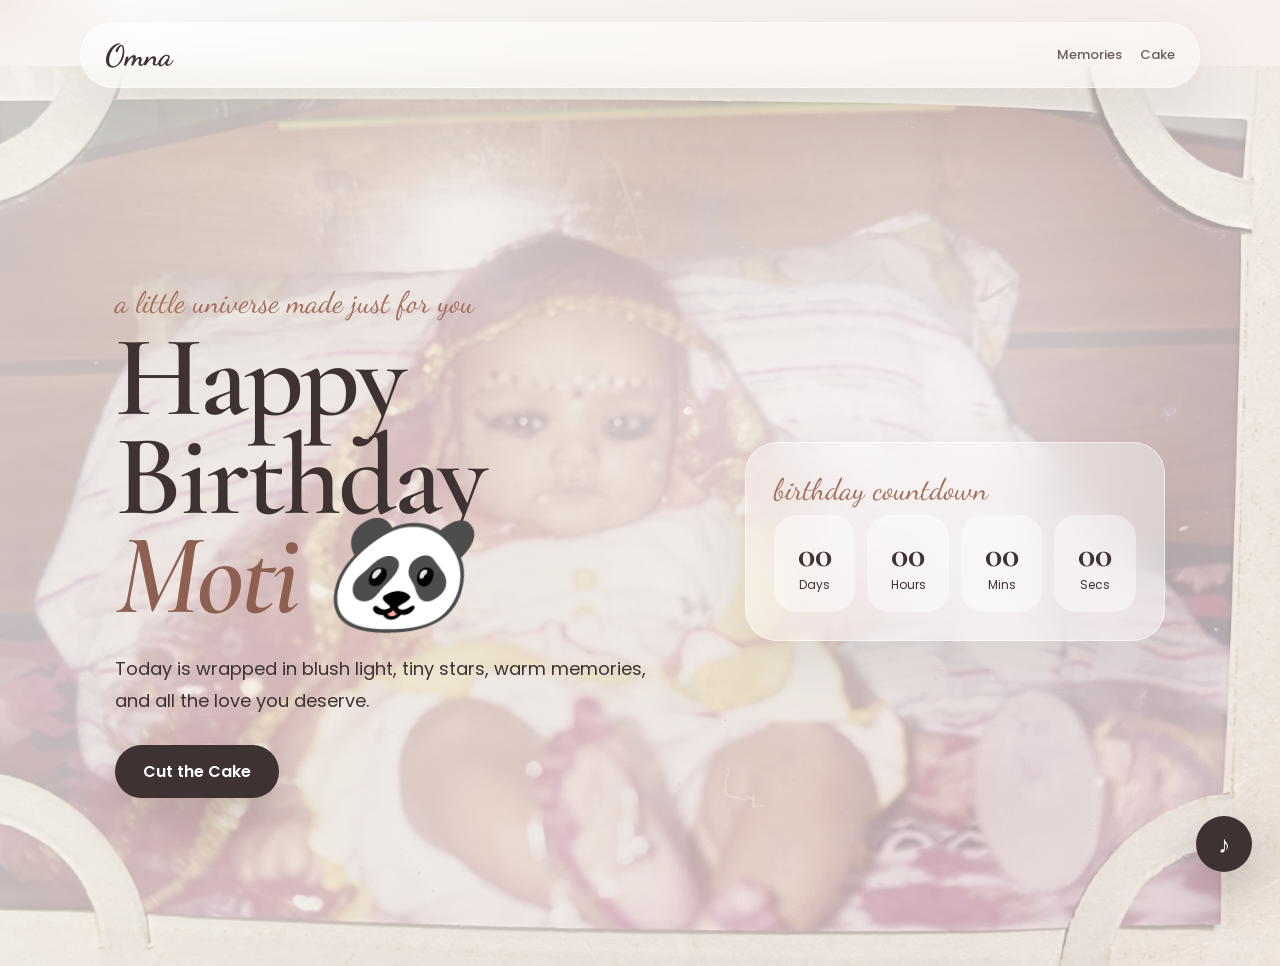
<file: index.html>
<!DOCTYPE html>
<html lang="en">
<head>
  <meta charset="UTF-8" />
  <meta name="viewport" content="width=device-width, initial-scale=1.0" />
  <title>Happy Birthday Omna</title>
  <link rel="preconnect" href="https://fonts.googleapis.com" />
  <link rel="preconnect" href="https://fonts.gstatic.com" crossorigin />
  <link href="https://fonts.googleapis.com/css2?family=Cormorant+Garamond:wght@400;500;600;700&family=Dancing+Script:wght@500;600;700&family=Poppins:wght@300;400;500;600;700&display=swap" rel="stylesheet" />
  <link rel="stylesheet" href="style.css" />
</head>
<body style="--hero-image: url('assets/Profile.jpg');">
  <div class="cursor-glow"></div>
  <div class="floating-bg"></div>

  <nav class="navbar glass">
    <a href="index.html" class="logo">Omna</a>
    <div class="nav-links">
      <a href="memories.html">Memories</a>
      <a href="cake.html">Cake</a>
    </div>
  </nav>

  <button class="music-btn" id="musicBtn">♪</button>
  <audio id="bgMusic" src="assets/background-music.mp3" loop preload="auto"></audio>

  <main class="hero page-section">
    <div class="hero-overlay"></div>
    <section class="hero-content reveal">
      <p class="script-text">a little universe made just for you</p>
      <h1>Happy Birthday<br><span>Moti 🐼</span></h1>
      <p class="hero-desc">Today is wrapped in blush light, tiny stars, warm memories, and all the love you deserve.</p>
      <div class="hero-actions">
        <a class="btn primary" href="cake.html">Cut the Cake</a>
      </div>
    </section>

    <aside class="countdown-card glass reveal delay-1">
      <p class="script-text">birthday countdown</p>
      <div class="countdown" id="countdown">
        <div><strong id="days">00</strong><span>Days</span></div>
        <div><strong id="hours">00</strong><span>Hours</span></div>
        <div><strong id="mins">00</strong><span>Mins</span></div>
        <div><strong id="secs">00</strong><span>Secs</span></div>
      </div>
    </aside>
  </main>

  <script src="script.js"></script>
</body>
</html>
</file>
<file: style.css>
:root {
  --warm-white: #f9f5f0;
  --blush: #f8edeb;
  --rose: #e8cfc1;
  --champagne: #d8b4a0;
  --cocoa: #3e3232;
  --serif: "Cormorant Garamond", serif;
  --script: "Dancing Script", cursive;
  --body: "Poppins", sans-serif;
}

* {
  box-sizing: border-box;
  margin: 0;
  padding: 0;
}

html {
  scroll-behavior: smooth;
}

body {
  min-height: 100vh;
  overflow-x: hidden;
  color: var(--cocoa);
  font-family: var(--body);
  background: radial-gradient(circle at top left, #fff 0%, var(--warm-white) 35%, var(--blush) 100%);
}

a {
  color: inherit;
  text-decoration: none;
}

button {
  font: inherit;
}

.glass {
  background: rgba(255, 255, 255, 0.35);
  border: 1px solid rgba(255, 255, 255, 0.55);
  backdrop-filter: blur(22px);
  box-shadow: 0 24px 70px rgba(62, 50, 50, 0.12);
}

.navbar {
  position: fixed;
  top: 22px;
  left: 50%;
  z-index: 50;
  width: min(1120px, 92%);
  display: flex;
  align-items: center;
  justify-content: space-between;
  padding: 14px 24px;
  border-radius: 999px;
  transform: translateX(-50%);
}

.logo {
  font-family: var(--script);
  font-size: 30px;
  font-weight: 700;
}

.nav-links {
  display: flex;
  gap: 18px;
  font-size: 13px;
  font-weight: 500;
}

.nav-links a {
  opacity: 0.78;
  transition: 0.3s;
}

.nav-links a:hover {
  color: #9f6a59;
  opacity: 1;
}

.cursor-glow {
  position: fixed;
  z-index: 0;
  width: 280px;
  height: 280px;
  border-radius: 50%;
  pointer-events: none;
  background: radial-gradient(circle, rgba(216, 180, 160, 0.28), transparent 65%);
  transform: translate(-50%, -50%);
}

.floating-bg::before,
.floating-bg::after {
  content: "✦ ♥ ✧";
  position: fixed;
  z-index: 0;
  color: rgba(216, 180, 160, 0.35);
  font-size: 34px;
  animation: float 8s infinite ease-in-out;
}

.floating-bg::before {
  top: 18%;
  left: 7%;
}

.floating-bg::after {
  right: 8%;
  bottom: 18%;
  animation-delay: 2s;
}

.hero,
.page-section {
  min-height: 100vh;
}

.hero {
  position: relative;
  display: grid;
  grid-template-columns: 1.2fr 0.8fr;
  align-items: center;
  padding: 120px 9% 70px;
  background: linear-gradient(120deg, rgba(249, 245, 240, 0.78), rgba(248, 237, 235, 0.65)), var(--hero-image) center/cover;
}

.hero-overlay {
  position: absolute;
  inset: 0;
  background: radial-gradient(circle at 70% 40%, rgba(255, 255, 255, 0.55), transparent 35%);
}

.hero-content,
.countdown-card {
  position: relative;
  z-index: 2;
}

.script-text {
  margin-bottom: 8px;
  color: #a36f5c;
  font-family: var(--script);
  font-size: 30px;
}

.hero h1,
.sub-hero h1,
.final-page h1,
.cake-page h1 {
  font-family: var(--serif);
  font-size: clamp(62px, 9vw, 128px);
  font-weight: 600;
  line-height: 0.86;
  letter-spacing: -3px;
}

.hero h1 span {
  color: #8f5f51;
  font-style: italic;
}

.hero-desc {
  max-width: 560px;
  margin: 28px 0;
  font-size: 18px;
  line-height: 1.8;
}

.btn {
  display: inline-flex;
  align-items: center;
  justify-content: center;
  margin-right: 12px;
  padding: 14px 28px;
  border-radius: 999px;
  font-weight: 600;
  transition: 0.3s;
}

.primary {
  color: #fff;
  background: var(--cocoa);
  box-shadow: 0 20px 50px rgba(62, 50, 50, 0.22);
}

.ghost {
  background: rgba(255, 255, 255, 0.42);
  border: 1px solid rgba(62, 50, 50, 0.1);
}

.btn:hover,
.cut-cake-btn:hover {
  transform: translateY(-4px);
}

.countdown-card {
  max-width: 420px;
  padding: 28px;
  border-radius: 32px;
}

.countdown {
  display: grid;
  grid-template-columns: repeat(4, 1fr);
  gap: 12px;
}

.countdown div {
  padding: 18px 10px;
  text-align: center;
  background: rgba(255, 255, 255, 0.42);
  border-radius: 22px;
}

.countdown strong {
  font-family: var(--serif);
  font-size: 36px;
}

.countdown span {
  display: block;
  font-size: 12px;
}

.music-btn {
  position: fixed;
  right: 28px;
  bottom: 28px;
  z-index: 60;
  width: 56px;
  height: 56px;
  color: #fff;
  font-size: 24px;
  background: var(--cocoa);
  border: 0;
  border-radius: 50%;
  box-shadow: 0 18px 42px rgba(62, 50, 50, 0.25);
  cursor: pointer;
}

.sub-hero {
  padding: 150px 8% 55px;
  text-align: center;
}

.sub-hero p {
  max-width: 680px;
  margin: 10px auto 24px;
}

.masonry {
  columns: 3 260px;
  column-gap: 24px;
  padding: 30px 8%;
}

.polaroid {
  break-inside: avoid;
  margin-bottom: 24px;
  padding: 14px 14px 22px;
  background: #fff;
  border-radius: 24px;
  box-shadow: 0 20px 55px rgba(62, 50, 50, 0.14);
  transform: rotate(-1deg);
  transition: 0.35s;
}

.polaroid:nth-child(even) {
  transform: rotate(1.5deg);
}

.polaroid:hover {
  transform: translateY(-8px) rotate(0);
}

.photo {
  border-radius: 18px;
  overflow: hidden;
  background: linear-gradient(135deg, var(--rose), var(--champagne));
}
.photo img,
.photo video {
  display: block;
  width: 100%;
  height: auto;
  border-radius: 18px;
}

.polaroid p {
  margin-top: 12px;
  font-family: var(--script);
  font-size: 25px;
}

.reason-grid {
  display: grid;
  grid-template-columns: repeat(auto-fit, minmax(210px, 1fr));
  gap: 20px;
  padding: 20px 8% 90px;
}

.reason-card {
  height: 190px;
  perspective: 900px;
  cursor: pointer;
}

.reason-inner {
  position: relative;
  width: 100%;
  height: 100%;
  transition: 0.7s;
  transform-style: preserve-3d;
}

.reason-card:hover .reason-inner,
.reason-card:focus-within .reason-inner {
  transform: rotateY(180deg);
}

.reason-front,
.reason-back {
  position: absolute;
  inset: 0;
  display: grid;
  place-items: center;
  padding: 24px;
  text-align: center;
  border-radius: 28px;
  backface-visibility: hidden;
  box-shadow: 0 18px 45px rgba(62, 50, 50, 0.11);
}

.reason-front {
  background: rgba(255, 255, 255, 0.5);
}

.reason-front h3 {
  font-family: var(--serif);
  font-size: 42px;
}

.reason-back {
  color: #fff;
  background-position: center;
  background-size: cover;
  transform: rotateY(180deg);
  place-items: end center;
  padding: 24px 20px 22px;
}

.reason-back p {
  width: 100%;
  margin: 0;
  font-family: var(--script);
  font-size: 25px;
  line-height: 1.25;
  text-shadow: 0 8px 24px rgba(0, 0, 0, 0.55);
}

.random-reason {
  max-width: 560px;
  margin: 22px auto 0;
  padding: 20px;
  border-radius: 28px;
}

.letter-page {
  min-height: 100vh;
  display: grid;
  grid-template-columns: 0.8fr 1.2fr;
  gap: 50px;
  align-items: center;
  padding: 150px 9% 70px;
}

.envelope {
  position: relative;
  height: 260px;
  cursor: pointer;
}

.env-body {
  position: absolute;
  bottom: 0;
  display: grid;
  place-items: center;
  width: 100%;
  height: 180px;
  border-radius: 18px;
  background: linear-gradient(135deg, var(--rose), #fff);
  box-shadow: 0 30px 70px rgba(62, 50, 50, 0.14);
}

.flap {
  position: absolute;
  top: 0;
  left: 8%;
  width: 84%;
  height: 160px;
  background: var(--champagne);
  clip-path: polygon(50% 100%, 0 0, 100% 0);
  transform-origin: top;
  transition: 0.7s;
}

.envelope.open .flap {
  transform: rotateX(180deg);
}

.letter-paper {
  min-height: 500px;
  padding: 46px;
  background: #fffaf5;
  border-radius: 34px;
  box-shadow: 0 30px 80px rgba(62, 50, 50, 0.16);
}

.letter-paper h1 {
  font-family: var(--serif);
  font-size: 58px;
}

.letter-paper p:last-child {
  font-size: 17px;
  line-height: 2;
}

.night {
  color: #fff;
  background: radial-gradient(circle at top, #453636 0%, #191317 70%);
}

.cake-page,
.final-page {
  min-height: 100vh;
  display: grid;
  place-items: center;
  padding: 150px 8% 70px;
  text-align: center;
}

.final-page {
  background: linear-gradient(rgba(25, 19, 23, 0.45), rgba(25, 19, 23, 0.86)), var(--final-image) center/cover;
}

.cake-page h1,
.final-page h1 {
  max-width: 900px;
}


.cake-section {
  position: relative;
  display: flex;
  flex-direction: column;
  align-items: center;
  justify-content: center;
  min-height: 62vh;
  overflow: visible;
}

.cake-glow {
  position: absolute;
  width: 460px;
  height: 460px;
  border-radius: 50%;
  background: radial-gradient(circle, rgba(255, 214, 186, 0.34), transparent 68%);
  filter: blur(2px);
}

.cake-stage-text {
  position: relative;
  z-index: 8;
  margin: 18px auto 28px;
  max-width: 620px;
  padding: 14px 22px;
  border: 1px solid rgba(255, 255, 255, 0.32);
  border-radius: 999px;
  background: rgba(255, 255, 255, 0.13);
  color: rgba(255, 255, 255, 0.88);
  backdrop-filter: blur(14px);
  font-size: 14px;
}

.cake {
  position: relative;
  width: 390px;
  height: 330px;
  margin-bottom: 38px;
  overflow: visible;
}

.plate {
  position: absolute;
  left: 50%;
  bottom: -18px;
  width: 390px;
  height: 34px;
  border-radius: 50%;
  background: rgba(255, 255, 255, 0.34);
  transform: translateX(-50%);
  box-shadow: 0 26px 45px rgba(0, 0, 0, 0.24);
}

.candles {
  position: absolute;
  top: 2px;
  left: 50%;
  z-index: 7;
  display: flex;
  gap: 28px;
  transform: translateX(-50%);
  transition: 0.85s ease;
}

.candle {
  position: relative;
  display: block;
  width: 13px;
  height: 58px;
  margin-top: 24px;
  border-radius: 8px;
  background: repeating-linear-gradient(45deg, #fff 0 7px, #f7a7b5 7px 14px);
  box-shadow: inset 0 -8px 12px rgba(0, 0, 0, 0.08);
}

.flame {
  position: absolute;
  top: -28px;
  left: 50%;
  width: 16px;
  height: 30px;
  border-radius: 50% 50% 45% 45%;
  background: radial-gradient(circle at 50% 65%, #fff7a8 0 24%, #ffd166 25% 56%, #ff7b00 57% 100%);
  transform: translateX(-50%);
  box-shadow: 0 0 18px #ffb347, 0 0 36px rgba(255, 179, 71, 0.72);
  animation: flicker 0.8s infinite alternate;
  transform-origin: bottom center;
  transition: 0.45s ease;
}

.smoke {
  position: absolute;
  top: -30px;
  left: 50%;
  width: 10px;
  height: 10px;
  border-radius: 50%;
  background: rgba(255, 255, 255, 0.72);
  opacity: 0;
  filter: blur(3px);
  transform: translateX(-50%) scale(0.3);
}

.cake.blow .flame {
  opacity: 0;
  transform: translateX(-50%) translateY(12px) scale(0.1) rotate(18deg);
  box-shadow: none;
}

.cake.blow .smoke {
  animation: smokeUp 1.45s ease-out forwards;
}

.cake.blow .candle:nth-child(2) .smoke {
  animation-delay: 0.15s;
}

.cake.blow .candle:nth-child(3) .smoke {
  animation-delay: 0.3s;
}

.cake-top,
.cake-middle,
.cake-bottom,
.cake-slice {
  position: absolute;
  left: 50%;
  border-radius: 22px;
  transform: translateX(-50%);
  transition: 0.9s cubic-bezier(0.22, 0.82, 0.22, 1);
}

.cake-top,
.cake-middle,
.cake-bottom {
  z-index: 3;
  box-shadow: 0 24px 42px rgba(0, 0, 0, 0.22);
  overflow: hidden;
}

.cake-top::after,
.cake-middle::after,
.cake-bottom::after {
  content: "";
  position: absolute;
  inset: 11px 18px auto;
  height: 12px;
  border-radius: 999px;
  background: rgba(255, 255, 255, 0.38);
}

.cake-bottom {
  bottom: 24px;
  width: 330px;
  height: 92px;
  background: linear-gradient(135deg, #e8cfc1, #c8937a);
}

.cake-middle {
  bottom: 104px;
  width: 270px;
  height: 84px;
  background: linear-gradient(135deg, #f8edeb, #e7b7aa);
}

.cake-top {
  bottom: 176px;
  width: 210px;
  height: 74px;
  background: linear-gradient(135deg, #fff5f2, #f1c8bb);
}

.cut-line {
  position: absolute;
  left: 57%;
  bottom: 24px;
  z-index: 6;
  width: 3px;
  height: 228px;
  border-radius: 999px;
  background: rgba(255, 255, 255, 0.85);
  opacity: 0;
  transform: rotate(10deg) scaleY(0);
  transform-origin: top;
  box-shadow: 0 0 18px rgba(255, 255, 255, 0.65);
}

.cake.knife-in .cut-line {
  opacity: 1;
  animation: cutTrace 0.75s ease-in-out forwards;
}

.cake-slice {
  z-index: 5;
  right: 20px;
  left: auto;
  bottom: 24px;
  width: 126px;
  height: 225px;
  border-radius: 18px 22px 20px 18px;
  background: linear-gradient(135deg, #fff5f2 0 30%, #f8edeb 30% 63%, #e8cfc1 63% 100%);
  clip-path: polygon(13% 0, 100% 13%, 78% 100%, 0 100%);
  opacity: 0;
  transform: translateX(-12px) rotate(0deg) scale(0.97);
  box-shadow: 0 28px 48px rgba(0, 0, 0, 0.25);
}

.cake-slice::before {
  content: "";
  position: absolute;
  inset: 0;
  background: radial-gradient(circle at 62% 38%, rgba(195, 92, 92, 0.65) 0 4px, transparent 5px),
    radial-gradient(circle at 48% 72%, rgba(195, 92, 92, 0.55) 0 4px, transparent 5px);
}

.knife {
  position: absolute;
  top: 0;
  right: -170px;
  z-index: 9;
  width: 218px;
  height: 44px;
  opacity: 0;
  transform: translate(80px, -20px) rotate(-34deg);
  transform-origin: right center;
  transition: 1s cubic-bezier(0.22, 0.82, 0.22, 1);
}

.knife-blade {
  position: absolute;
  left: 0;
  top: 12px;
  width: 158px;
  height: 18px;
  border-radius: 999px 4px 4px 999px;
  background: linear-gradient(90deg, #ffffff, #d7d7d7 55%, #9e9e9e);
  box-shadow: 0 14px 28px rgba(0, 0, 0, 0.25);
}

.knife-blade::before {
  content: "";
  position: absolute;
  left: 4px;
  top: 3px;
  width: 120px;
  height: 4px;
  border-radius: 999px;
  background: rgba(255, 255, 255, 0.8);
}

.knife-handle {
  position: absolute;
  right: 0;
  top: 5px;
  width: 68px;
  height: 32px;
  border-radius: 999px;
  background: linear-gradient(135deg, #714948, #3e292d);
  box-shadow: inset 8px 0 10px rgba(255, 255, 255, 0.08), 0 12px 24px rgba(0, 0, 0, 0.28);
}

.cake.knife-in .knife {
  opacity: 1;
  transform: translate(-205px, 128px) rotate(-21deg);
}

.cake.sliced .knife {
  opacity: 0;
  transform: translate(-245px, 170px) rotate(-12deg);
}

.cake.sliced .cake-top,
.cake.sliced .cake-middle,
.cake.sliced .cake-bottom {
  clip-path: polygon(0 0, 62% 0, 52% 100%, 0 100%);
}

.cake.sliced .cake-slice {
  opacity: 1;
  transform: translate(78px, 34px) rotate(12deg) scale(1);
}

.cake.sliced .candles {
  transform: translateX(-83%) translateY(-4px) rotate(-5deg);
}

.cut-cake-btn {
  position: relative;
  z-index: 8;
  padding: 18px 40px;
  color: #3e3232;
  font-size: 18px;
  font-weight: 600;
  cursor: pointer;
  background: rgba(255, 255, 255, 0.82);
  border: 0;
  border-radius: 50px;
  box-shadow: 0 10px 30px rgba(0, 0, 0, 0.16);
  transition: 0.4s;
}

.cut-cake-btn:hover {
  transform: translateY(-4px) scale(1.03);
}

.cut-cake-btn:disabled {
  cursor: default;
  opacity: 0.92;
  transform: none;
}

@keyframes smokeUp {
  0% { opacity: 0; transform: translateX(-50%) translateY(0) scale(0.35); }
  20% { opacity: 0.8; }
  100% { opacity: 0; transform: translateX(-50%) translateY(-58px) scale(2.3); }
}

@keyframes cutTrace {
  0% { transform: rotate(10deg) scaleY(0); }
  100% { transform: rotate(10deg) scaleY(1); }
}

#confetti {
  position: fixed;
  inset: 0;
  pointer-events: none;
}

.footer {
  padding: 35px;
  color: rgba(62, 50, 50, 0.68);
  text-align: center;
}

.night .footer {
  color: rgba(255, 255, 255, 0.65);
}

.reveal {
  opacity: 0;
  transform: translateY(24px);
  animation: reveal 0.8s forwards;
}

.delay-1 {
  animation-delay: 0.18s;
}

.delay-2 {
  animation-delay: 0.34s;
}

@keyframes reveal {
  to {
    opacity: 1;
    transform: none;
  }
}

@keyframes float {
  50% {
    transform: translateY(-26px) rotate(8deg);
  }
}

@keyframes flicker {
  to {
    transform: scale(1.15) translateY(-2px);
    opacity: 0.84;
  }
}

@media (max-width: 900px) {
  .hero,
  .letter-page {
    grid-template-columns: 1fr;
  }

  .nav-links {
    display: none;
  }

  .hero {
    padding-top: 145px;
  }

  .hero h1,
  .sub-hero h1,
  .final-page h1,
  .cake-page h1 {
    font-size: 64px;
  }

  .countdown {
    grid-template-columns: repeat(2, 1fr);
  }

  .cake {
    transform: scale(0.86);
  }
}


/* =========================================================
   RESPONSIVE FIXES
   Added to make the birthday website work nicely on laptops,
   tablets, mobile phones, and very small screens.
   ========================================================= */

html {
  -webkit-text-size-adjust: 100%;
}

body {
  width: 100%;
}

img,
video,
canvas {
  max-width: 100%;
}

main,
header,
section,
footer,
.navbar {
  position: relative;
}

.hero-content,
.countdown-card,
.sub-hero,
.masonry,
.reason-grid,
.letter-page,
.cake-page,
.final-page,
.footer {
  z-index: 1;
}

.navbar {
  gap: 14px;
}

.nav-links {
  min-width: 0;
}

.nav-links a {
  white-space: nowrap;
}

.hero-actions {
  display: flex;
  flex-wrap: wrap;
  gap: 12px;
}

.hero-actions .btn,
.final-page .btn,
.sub-hero .btn {
  margin-right: 0;
}

.countdown-card {
  width: 100%;
  justify-self: center;
}

.masonry {
  width: 100%;
}

.reason-card:focus .reason-inner {
  transform: rotateY(180deg);
}

.letter-paper,
.random-reason,
.countdown-card,
.polaroid,
.reason-front,
.reason-back {
  overflow-wrap: anywhere;
}

/* Laptop / small desktop */
@media (max-width: 1100px) {
  .hero {
    grid-template-columns: 1fr 0.9fr;
    gap: 36px;
    padding-inline: 6%;
  }

  .letter-page {
    gap: 34px;
    padding-inline: 6%;
  }

  .cake-page,
  .final-page {
    padding-inline: 6%;
  }
}

/* Tablet */
@media (max-width: 900px) {
  .navbar {
    top: 14px;
    width: min(720px, 94%);
    align-items: center;
  }

  .nav-links {
    display: flex;
    gap: 12px;
    max-width: 70%;
    overflow-x: auto;
    padding: 6px 2px 7px;
    scrollbar-width: none;
  }

  .nav-links::-webkit-scrollbar {
    display: none;
  }

  .nav-links a {
    padding: 8px 12px;
    border-radius: 999px;
    background: rgba(255, 255, 255, 0.38);
  }

  .hero,
  .letter-page {
    grid-template-columns: 1fr;
  }

  .hero {
    gap: 36px;
    min-height: auto;
    padding: 145px 6% 70px;
    background-position: center top;
  }

  .hero h1,
  .sub-hero h1,
  .final-page h1,
  .cake-page h1 {
    font-size: clamp(52px, 12vw, 82px);
    letter-spacing: -2px;
  }

  .countdown {
    grid-template-columns: repeat(4, 1fr);
  }

  .sub-hero {
    padding: 135px 6% 45px;
  }

  .masonry {
    columns: 2 240px;
    padding-inline: 6%;
  }

  .reason-grid {
    grid-template-columns: repeat(auto-fit, minmax(180px, 1fr));
    padding-inline: 6%;
  }

  .letter-page {
    min-height: auto;
    padding: 135px 6% 60px;
  }

  .envelope {
    max-width: 460px;
    width: 100%;
    margin: 0 auto;
  }

  .letter-paper {
    min-height: 360px;
  }

  .cake-page,
  .final-page {
    min-height: auto;
    padding: 135px 6% 60px;
  }

  .cake-section {
    min-height: 560px;
  }

  .cake {
    transform: scale(0.86);
    transform-origin: center top;
  }
}

/* Mobile */
@media (max-width: 640px) {
  .glass {
    backdrop-filter: blur(16px);
  }

  .navbar {
    top: 10px;
    width: 94%;
    flex-direction: column;
    justify-content: center;
    padding: 12px 14px;
    border-radius: 26px;
  }

  .logo {
    font-size: 28px;
    line-height: 1;
  }

  .nav-links {
    width: 100%;
    max-width: 100%;
    justify-content: flex-start;
    font-size: 12px;
  }

  .cursor-glow {
    display: none;
  }

  .floating-bg::before,
  .floating-bg::after {
    font-size: 24px;
    opacity: 0.65;
  }

  .hero {
    min-height: 100svh;
    padding: 150px 5% 46px;
    text-align: center;
  }

  .script-text {
    font-size: 25px;
  }

  .hero h1,
  .sub-hero h1,
  .final-page h1,
  .cake-page h1 {
    font-size: clamp(44px, 15vw, 62px);
    line-height: 0.92;
    letter-spacing: -1.4px;
  }

  .hero-desc {
    margin: 22px auto;
    font-size: 15px;
    line-height: 1.75;
  }

  .hero-actions {
    justify-content: center;
  }

  .btn {
    width: min(100%, 280px);
    padding: 13px 20px;
  }

  .countdown-card {
    padding: 20px;
    border-radius: 26px;
  }

  .countdown {
    grid-template-columns: repeat(2, 1fr);
    gap: 10px;
  }

  .countdown div {
    padding: 14px 8px;
    border-radius: 18px;
  }

  .countdown strong {
    font-size: 31px;
  }

  .music-btn {
    right: 18px;
    bottom: 18px;
    width: 50px;
    height: 50px;
    font-size: 22px;
  }

  .sub-hero {
    padding: 145px 5% 35px;
  }

  .sub-hero p {
    font-size: 14px;
    line-height: 1.7;
  }

  .masonry {
    columns: 1;
    padding: 20px 5% 60px;
  }

  .polaroid {
    margin-bottom: 18px;
    border-radius: 22px;
    transform: none;
  }

  .polaroid:nth-child(even),
  .polaroid:hover {
    transform: none;
  }

  .reason-grid {
    grid-template-columns: 1fr;
    gap: 16px;
    padding: 16px 5% 65px;
  }

  .reason-card {
    height: 172px;
  }

  .reason-front,
  .reason-back {
    border-radius: 24px;
  }

  .reason-back p,
  .polaroid p {
    font-size: 23px;
  }

  .random-reason {
    margin-top: 16px;
    padding: 16px;
    font-size: 14px;
  }

  .letter-page {
    padding: 145px 5% 45px;
    gap: 26px;
  }

  .envelope {
    height: 220px;
  }

  .env-body {
    height: 150px;
  }

  .flap {
    height: 135px;
  }

  .letter-paper {
    min-height: 330px;
    padding: 28px 22px;
    border-radius: 28px;
  }

  .letter-paper p:last-child {
    font-size: 15px;
    line-height: 1.9;
  }

  .cake-page,
  .final-page {
    padding: 145px 5% 48px;
  }

  .final-page p,
  .cake-page p {
    font-size: 14px;
    line-height: 1.7;
  }

  .cake-section {
    min-height: 500px;
    width: 100%;
  }

  .cake-glow {
    width: 320px;
    height: 320px;
  }

  .cake-stage-text {
    width: min(100%, 330px);
    margin-bottom: 12px;
    padding: 12px 16px;
    white-space: normal;
  }

  .cake {
    margin-bottom: -10px;
    transform: scale(0.72);
    transform-origin: center top;
  }

  .cut-cake-btn {
    width: min(100%, 310px);
    padding: 15px 22px;
    font-size: 16px;
  }

  .footer {
    padding: 25px 18px;
    font-size: 13px;
  }
}

/* Very small phones */
@media (max-width: 380px) {
  .navbar {
    width: 96%;
    padding-inline: 10px;
  }

  .nav-links a {
    padding: 7px 10px;
  }

  .hero,
  .sub-hero,
  .letter-page,
  .cake-page,
  .final-page {
    padding-inline: 4%;
  }

  .hero h1,
  .sub-hero h1,
  .final-page h1,
  .cake-page h1 {
    font-size: clamp(39px, 14vw, 50px);
  }

  .script-text {
    font-size: 23px;
  }

  .countdown strong {
    font-size: 28px;
  }

  .cake-section {
    min-height: 470px;
  }

  .cake {
    transform: scale(0.64);
    margin-bottom: -48px;
  }
}

@media (prefers-reduced-motion: reduce) {
  *,
  *::before,
  *::after {
    scroll-behavior: auto !important;
    animation-duration: 0.001ms !important;
    animation-iteration-count: 1 !important;
    transition-duration: 0.001ms !important;
  }
}
</file>
